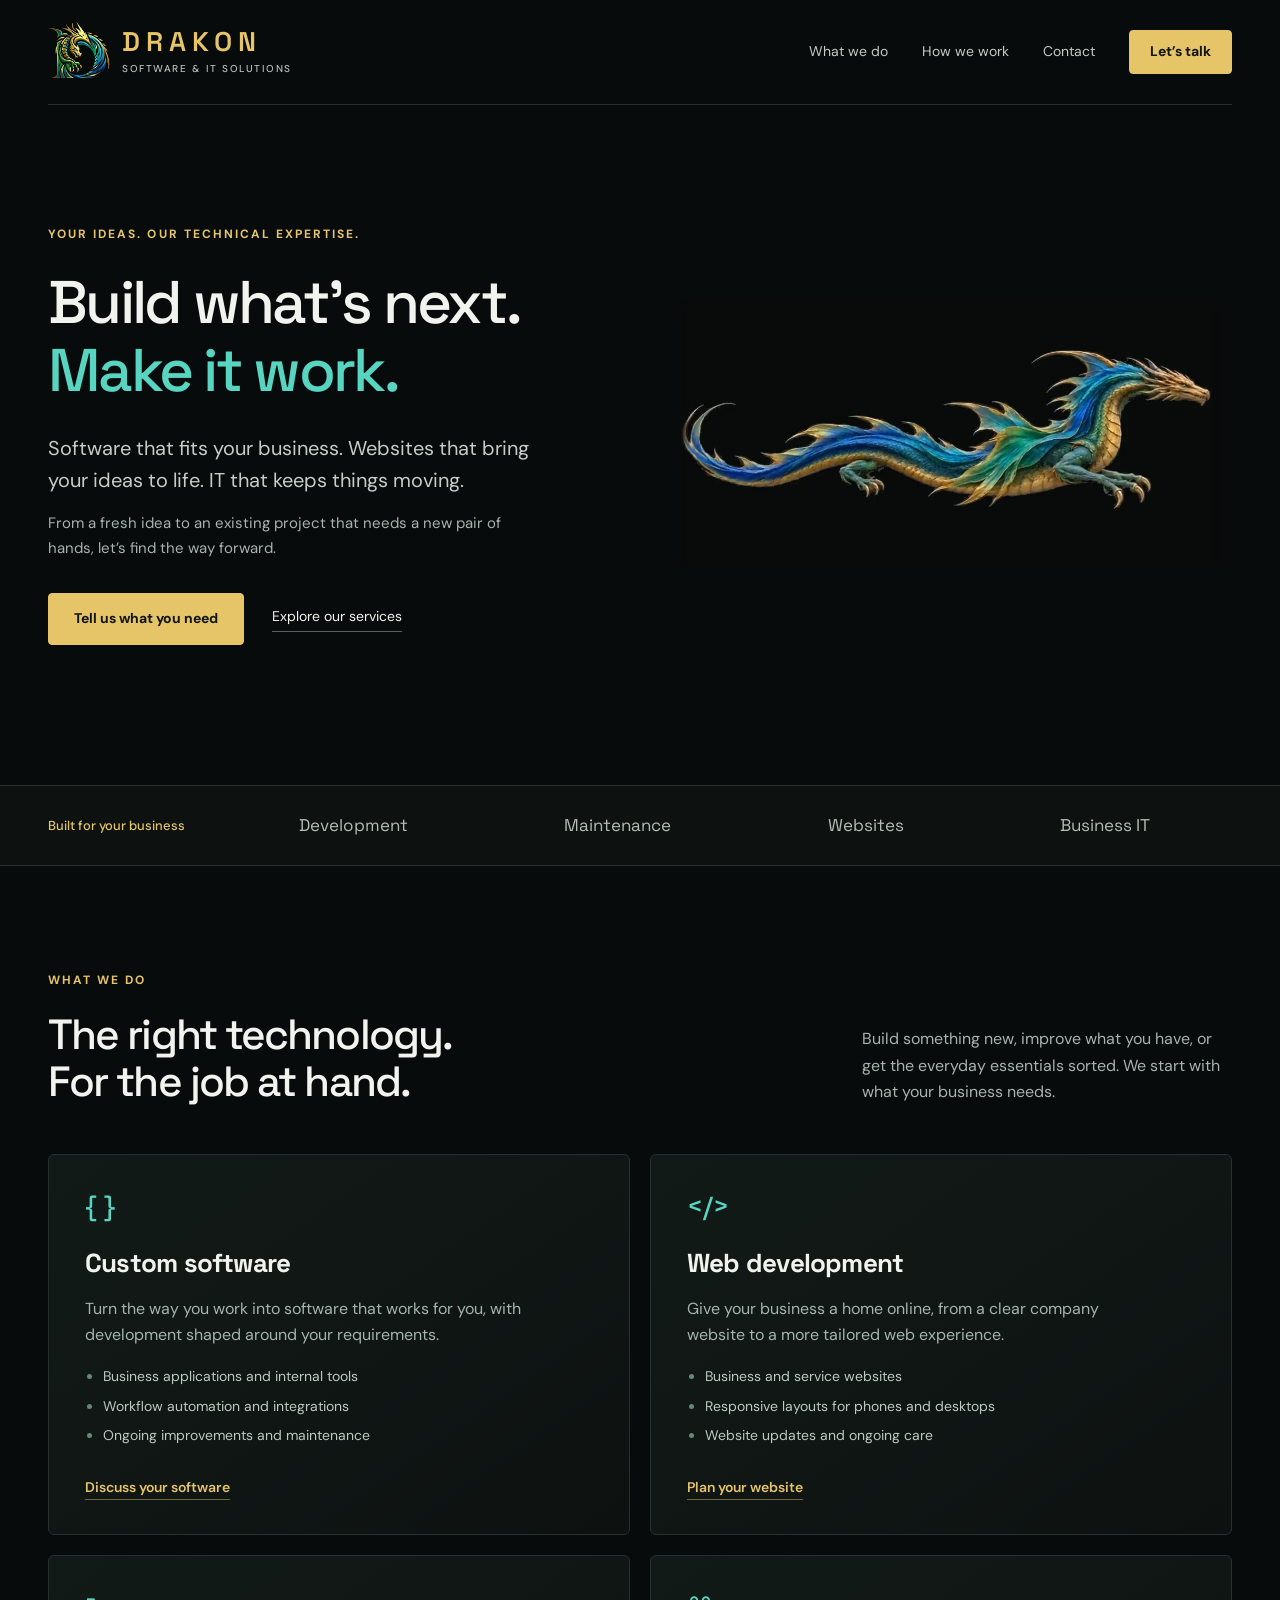
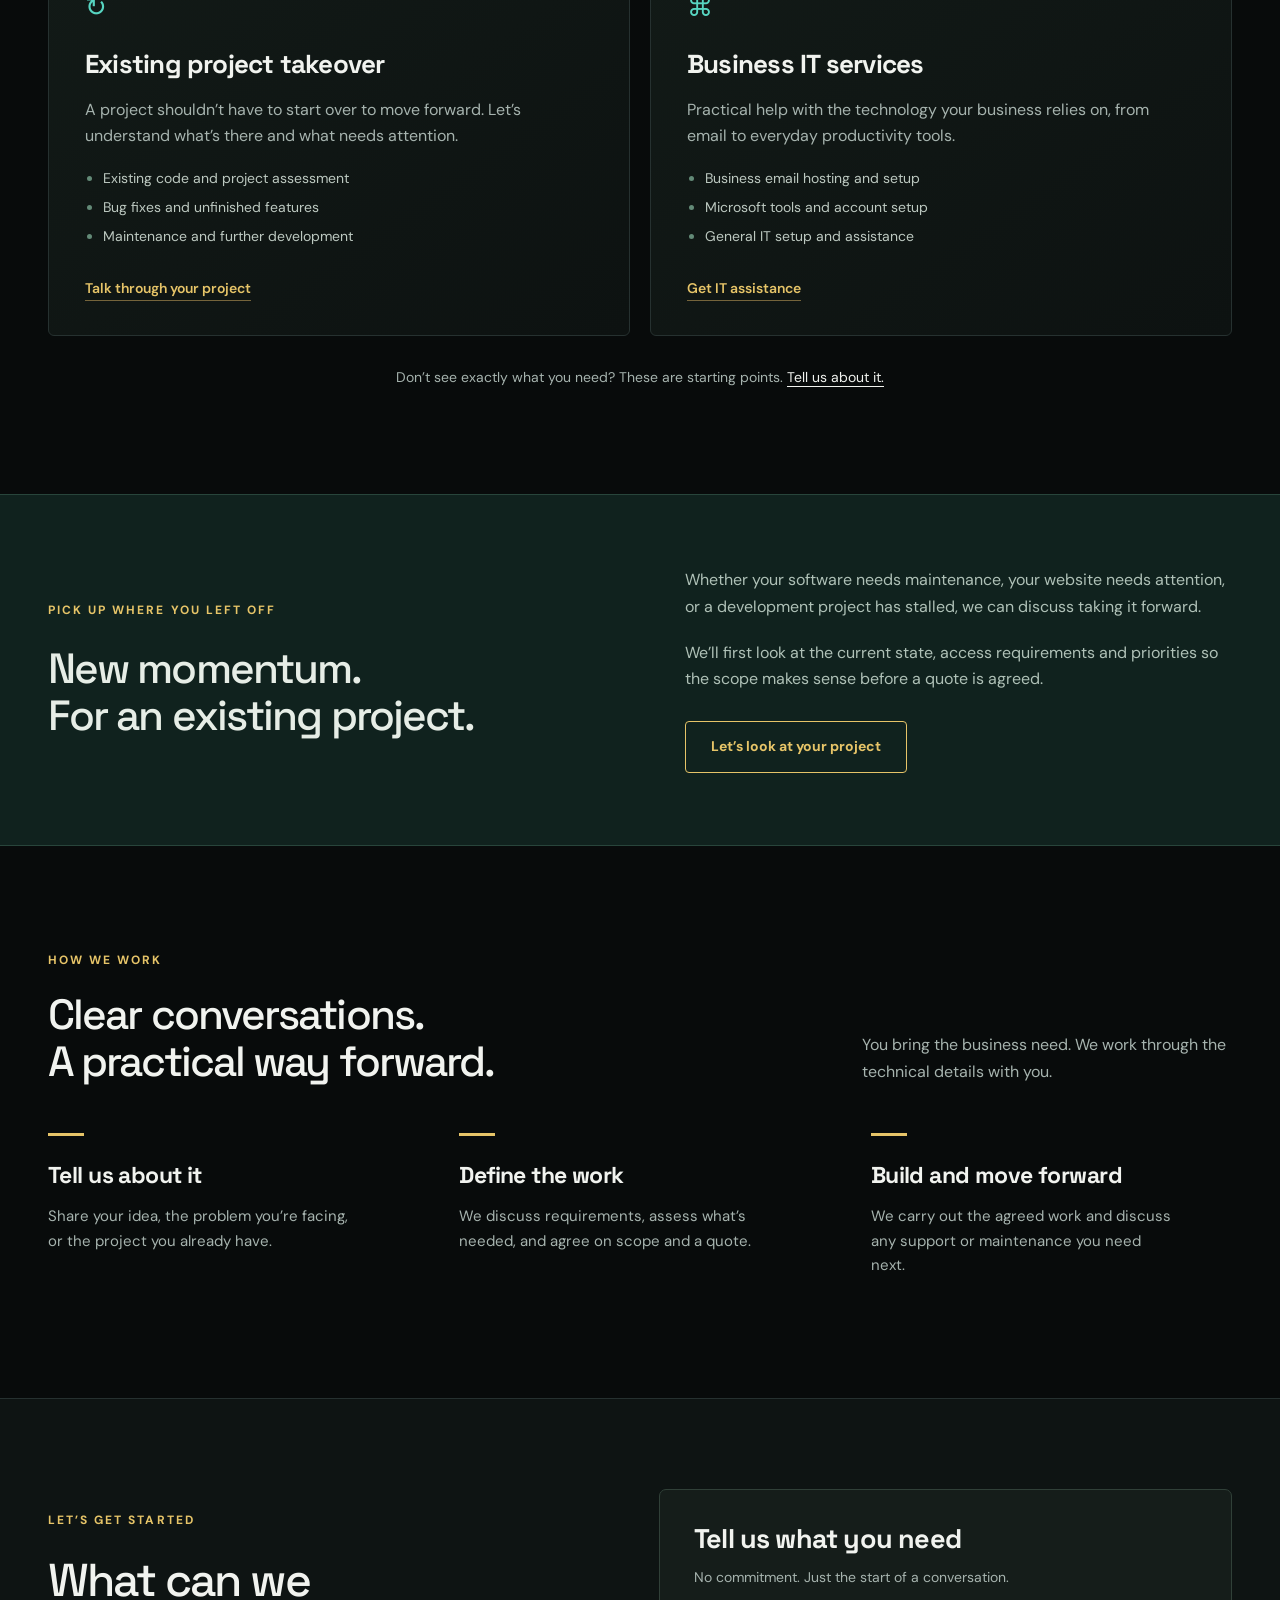
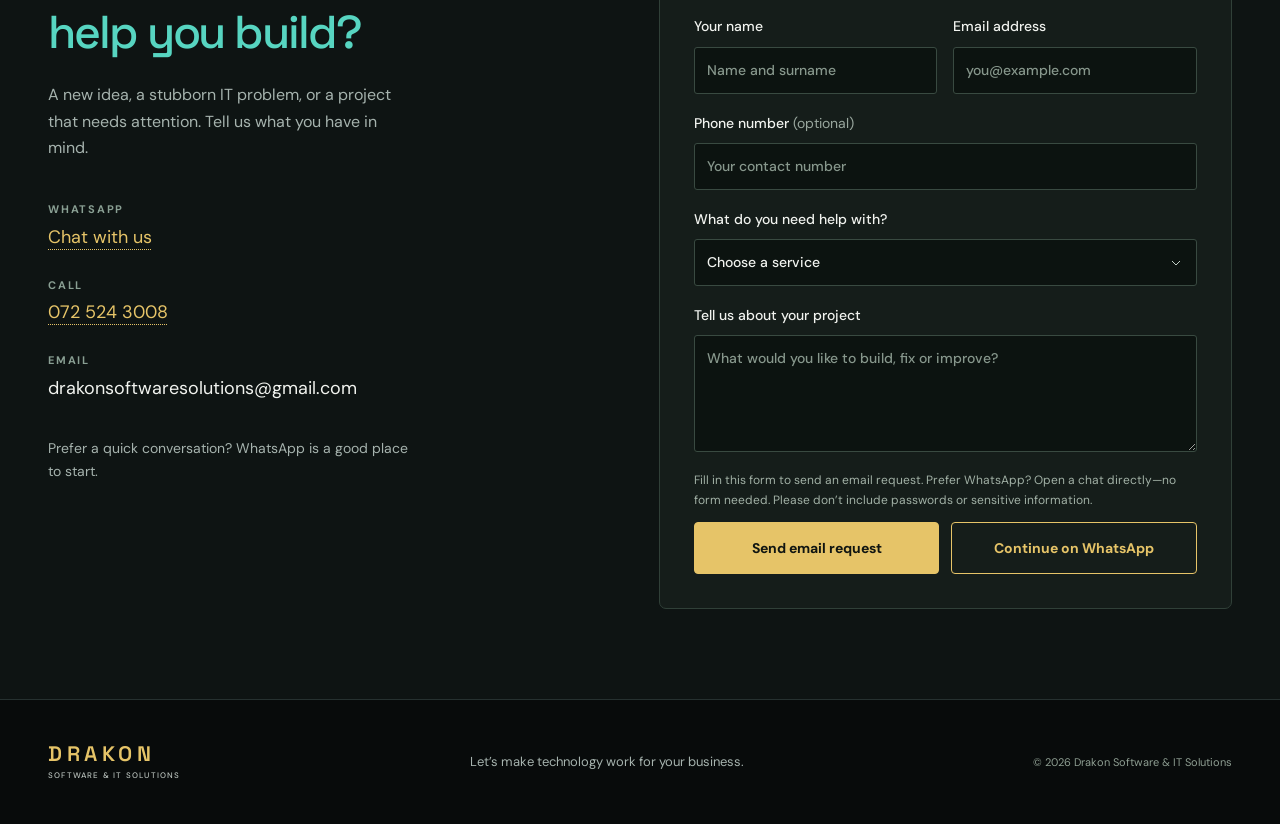
<file: index.html>
<!doctype html>
<html lang="en">
<head>
  <meta charset="utf-8"><meta name="viewport" content="width=device-width,initial-scale=1">
  <title>Drakon Software &amp; IT Solutions | Software, Websites &amp; IT</title>
  <meta name="description" content="Custom software development, maintenance, existing project takeovers, websites and practical business IT services. Talk to Drakon about your next project.">
  <meta name="theme-color" content="#080b0b">
  <link rel="stylesheet" href="styles.css?v=contact4"><script src="app.js?v=contact4" defer></script><script type="module" src="dragon-video.js?v=3"></script>
</head>
<body>
  <a class="skip" href="#main">Skip to content</a>
  <header class="header"><a class="brand-lockup" href="#" aria-label="Drakon Software and IT Solutions home"><span class="header-logo" aria-hidden="true"><img src="drakon-primary.png" alt="" width="96" height="96"></span><span class="wordmark">DRAKON<span>SOFTWARE &amp; IT SOLUTIONS</span></span></a><button class="menu-toggle" aria-label="Open navigation" aria-expanded="false" aria-controls="navigation">Menu</button><nav id="navigation" aria-label="Main navigation"><a href="#services">What we do</a><a href="#approach">How we work</a><a href="#contact">Contact</a><a class="button small" href="#quote">Let’s talk</a></nav></header>
  <main id="main">
    <section class="hero wrap"><div class="hero-copy"><p class="eyebrow">YOUR IDEAS. OUR TECHNICAL EXPERTISE.</p><h1>Build what’s next.<br><span>Make it work.</span></h1><p class="intro">Software that fits your business. Websites that bring your ideas to life. IT that keeps things moving.</p><p class="hero-detail">From a fresh idea to an existing project that needs a new pair of hands, let’s find the way forward.</p><div class="actions"><a class="button" href="#quote">Tell us what you need</a><a class="text-link" href="#services">Explore our services</a></div></div><div class="hero-brand dragon-stage dragon-video-stage"><video class="dragon-video" disablepictureinpicture disableremoteplayback controlslist="nodownload nofullscreen noremoteplayback noplaybackrate" x-webkit-airplay="deny" draggable="false" autoplay muted loop playsinline preload="metadata" poster="drakon-flight-poster.jpg?v=2" width="1024" height="512" aria-label="Realistic gold, teal and blue Drakon dragon in circular flight"><source src="drakon-flight.mp4?v=2" type="video/mp4"></video><button class="dragon-video-control" type="button" aria-label="Pause dragon animation" aria-pressed="false"></button></div></section>
    <div class="service-strip"><div class="wrap strip-inner"><span class="strip-tagline">Built for your business</span><div class="services-ticker" role="group" aria-label="Our services"><div class="ticker-track"><ul class="ticker-group" aria-label="Services"><li><a href="#custom-software">Development</a></li><li><a href="#software-maintenance">Maintenance</a></li><li><a href="#web-development">Websites</a></li><li><a href="#business-it">Business IT</a></li></ul><ul class="ticker-group" aria-hidden="true"><li><a tabindex="-1" href="#custom-software">Development</a></li><li><a tabindex="-1" href="#software-maintenance">Maintenance</a></li><li><a tabindex="-1" href="#web-development">Websites</a></li><li><a tabindex="-1" href="#business-it">Business IT</a></li></ul></div></div></div></div>
    <section class="wrap section" id="services"><div class="section-heading"><div><p class="eyebrow">WHAT WE DO</p><h2>The right technology.<br>For the job at hand.</h2></div><p>Build something new, improve what you have, or get the everyday essentials sorted. We start with what your business needs.</p></div><div class="services-grid">
      <article class="service" id="custom-software"><span class="service-icon" aria-hidden="true">{ }</span><h3>Custom software</h3><p>Turn the way you work into software that works for you, with development shaped around your requirements.</p><ul><li>Business applications and internal tools</li><li>Workflow automation and integrations</li><li id="software-maintenance">Ongoing improvements and maintenance</li></ul><a href="#quote" data-service="Custom software development">Discuss your software</a></article>
      <article class="service" id="web-development"><span class="service-icon" aria-hidden="true">&lt;/&gt;</span><h3>Web development</h3><p>Give your business a home online, from a clear company website to a more tailored web experience.</p><ul><li>Business and service websites</li><li>Responsive layouts for phones and desktops</li><li>Website updates and ongoing care</li></ul><a href="#quote" data-service="Website development">Plan your website</a></article>
      <article class="service"><span class="service-icon" aria-hidden="true">↻</span><h3>Existing project takeover</h3><p>A project shouldn’t have to start over to move forward. Let’s understand what’s there and what needs attention.</p><ul><li>Existing code and project assessment</li><li>Bug fixes and unfinished features</li><li>Maintenance and further development</li></ul><a href="#quote" data-service="Existing project takeover">Talk through your project</a></article>
      <article class="service" id="business-it"><span class="service-icon" aria-hidden="true">⌘</span><h3>Business IT services</h3><p>Practical help with the technology your business relies on, from email to everyday productivity tools.</p><ul><li>Business email hosting and setup</li><li>Microsoft tools and account setup</li><li>General IT setup and assistance</li></ul><a href="#quote" data-service="Business IT services">Get IT assistance</a></article>
    </div><p class="services-note">Don’t see exactly what you need? These are starting points. <a href="#quote" data-service="Something else">Tell us about it.</a></p></section>
    <section class="takeover"><div class="wrap takeover-inner"><div><p class="eyebrow">PICK UP WHERE YOU LEFT OFF</p><h2>New momentum.<br>For an existing project.</h2></div><div><p>Whether your software needs maintenance, your website needs attention, or a development project has stalled, we can discuss taking it forward.</p><p>We’ll first look at the current state, access requirements and priorities so the scope makes sense before a quote is agreed.</p><a class="button outline" href="#quote" data-service="Existing project takeover">Let’s look at your project</a></div></div></section>
    <section class="wrap section" id="approach"><div class="section-heading"><div><p class="eyebrow">HOW WE WORK</p><h2>Clear conversations.<br>A practical way forward.</h2></div><p>You bring the business need. We work through the technical details with you.</p></div><div class="steps"><article><span class="step-line"></span><h3>Tell us about it</h3><p>Share your idea, the problem you’re facing, or the project you already have.</p></article><article><span class="step-line"></span><h3>Define the work</h3><p>We discuss requirements, assess what’s needed, and agree on scope and a quote.</p></article><article><span class="step-line"></span><h3>Build and move forward</h3><p>We carry out the agreed work and discuss any support or maintenance you need next.</p></article></div></section>
    <section class="contact-section" id="contact"><div class="wrap contact-layout"><div class="contact-copy"><p class="eyebrow">LET’S GET STARTED</p><h2>What can we<br><span>help you build?</span></h2><p>A new idea, a stubborn IT problem, or a project that needs attention. Tell us what you have in mind.</p><div class="contact-links"><a href="https://wa.me/27725243008" target="_blank" rel="noopener noreferrer"><span>WHATSAPP</span><span class="contact-action">Chat with us</span></a><a href="tel:+27725243008" aria-label="Call Drakon on 072 524 3008"><span>CALL</span><span class="contact-action">072 524 3008</span></a><a href="mailto:drakonsoftwaresolutions@gmail.com"><span>EMAIL</span>drakonsoftwaresolutions@gmail.com</a></div><p class="contact-note">Prefer a quick conversation? WhatsApp is a good place to start.</p></div>
    <form id="quote" class="quote-form" data-email-endpoint="https://formspree.io/f/xaeokgon"><div class="spam-trap" aria-hidden="true"><label>Leave this field empty<input name="_gotcha" type="text" tabindex="-1" autocomplete="off"></label></div><h3>Tell us what you need</h3><p>No commitment. Just the start of a conversation.</p><div class="form-row"><label>Your name<input name="name" autocomplete="name" required maxlength="100" placeholder="Name and surname"></label><label>Email address<input type="email" name="email" autocomplete="email" required maxlength="200" placeholder="you@example.com"></label></div><label>Phone number <span class="optional">(optional)</span><input type="tel" name="phone" autocomplete="tel" maxlength="40" placeholder="Your contact number"></label><label>What do you need help with?<select name="service" required><option value="">Choose a service</option>Custom software development</option><option>Software maintenance</option><option>Existing project takeover</option><option>Website development</option><option>Business IT services</option><option>Something else</option></select></label><label>Tell us about your project<textarea name="details" required minlength="10" maxlength="5000" rows="4" placeholder="What would you like to build, fix or improve?"></textarea></label><p class="form-note">Fill in this form to send an email request. Prefer WhatsApp? Open a chat directly—no form needed. Please don’t include passwords or sensitive information.</p><div class="enquiry-actions"><button class="button submit" type="submit" name="channel" value="email">Send email request</button><a class="button outline whatsapp-submit" href="https://wa.me/27725243008" target="_blank" rel="noopener noreferrer">Continue on WhatsApp</a></div><p class="form-status" role="status" aria-live="polite"></p></form></div></section>
  </main>
  <footer class="wrap footer"><a class="wordmark" href="#">DRAKON<span>SOFTWARE &amp; IT SOLUTIONS</span></a><p>Let’s make technology work for your business.</p><span>© <span id="year">2026</span> Drakon Software &amp; IT Solutions</span></footer>
</body></html>
</file>
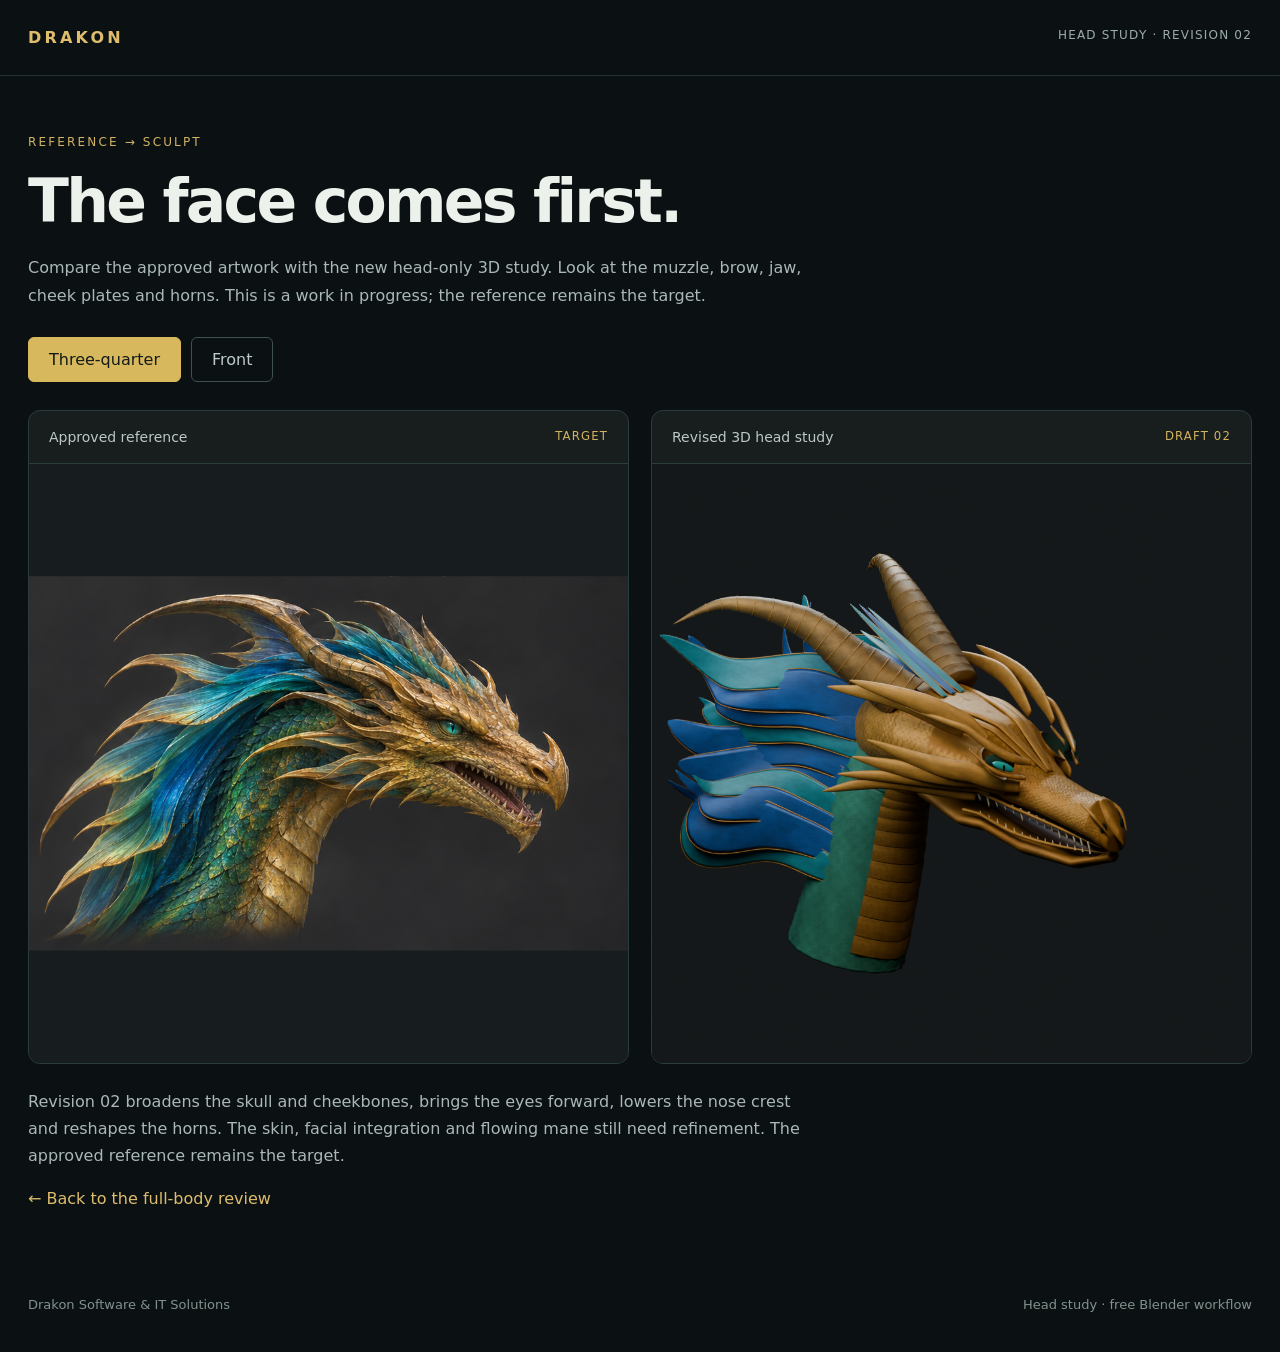
<file: dragon-head-study.html>
<!doctype html>
<html lang="en">
<head><meta charset="utf-8"><meta name="viewport" content="width=device-width,initial-scale=1"><meta name="robots" content="noindex"><title>Drakon — head likeness study</title><link rel="icon" href="drakon-primary.png">
<style>
:root{color-scheme:dark;font-family:system-ui,-apple-system,Segoe UI,sans-serif;background:#0b1113;color:#edf1ec}*{box-sizing:border-box}body{margin:0}header,main,footer{max-width:1340px;margin:auto;padding:28px}header{display:flex;justify-content:space-between;gap:20px;border-bottom:1px solid #253336}a{color:#dfbd6c;text-decoration:none}header a{font-weight:650;letter-spacing:.2em}header span{color:#9cacaa;font-size:12px;letter-spacing:.1em}.eyebrow{color:#d2b363;letter-spacing:.18em;font-size:12px;margin:28px 0 14px}h1{font-size:clamp(32px,5vw,60px);font-weight:550;letter-spacing:-.045em;margin:0 0 18px}p{color:#aab8b6;line-height:1.7;max-width:780px}nav{display:flex;gap:10px;margin:28px 0}button{font:inherit;background:transparent;color:#bdcac6;border:1px solid #40504f;padding:12px 20px;border-radius:6px;cursor:pointer}button[aria-pressed=true]{background:#d7b85c;color:#131a19;border-color:#d7b85c}button:focus-visible,a:focus-visible{outline:3px solid #79e5d0;outline-offset:4px}.comparison{display:grid;grid-template-columns:1fr 1fr;gap:22px}figure{margin:0;border:1px solid #2b3c3d;border-radius:12px;overflow:hidden;background:#181d1e}figcaption{padding:18px 20px;border-bottom:1px solid #2b3c3d;color:#bcc8c4;font-size:14px;display:flex;justify-content:space-between;gap:12px}figcaption small{color:#d3b35e;letter-spacing:.1em}.frame{width:100%;aspect-ratio:1;display:grid;place-items:center;background:#171c1e}.frame svg,.frame img{display:block;width:100%;height:100%;object-fit:contain}.note{margin-top:24px}footer{display:flex;justify-content:space-between;gap:20px;color:#81928c;font-size:13px;padding-top:40px;padding-bottom:40px}@media(max-width:680px){header,main,footer{padding:22px}header span{max-width:120px;text-align:right}.comparison{grid-template-columns:1fr;gap:18px}.frame{aspect-ratio:1.08}footer{flex-direction:column}}
</style></head>
<body><header><a href="./">DRAKON</a><span>HEAD STUDY · REVISION 02</span></header>
<main><p class="eyebrow">REFERENCE → SCULPT</p><h1>The face comes first.</h1><p>Compare the approved artwork with the new head-only 3D study. Look at the muzzle, brow, jaw, cheek plates and horns. This is a work in progress; the reference remains the target.</p>
<nav aria-label="Comparison angle"><button type="button" data-view="quarter" aria-pressed="true">Three-quarter</button><button type="button" data-view="front" aria-pressed="false">Front</button></nav>
<section class="comparison" aria-label="Reference and head sculpt comparison">
<figure><figcaption>Approved reference <small>TARGET</small></figcaption><div class="frame"><svg id="reference" viewBox="650 470 886 554" role="img" aria-label="Approved realistic dragon head, three-quarter view"><defs><clipPath id="reference-window"><rect id="reference-crop" x="650" y="470" width="886" height="554"/></clipPath></defs><image href="drakon-realism-target.png" width="1536" height="1024" clip-path="url(#reference-window)"/></svg></div></figure>
<figure><figcaption>Revised 3D head study <small>DRAFT 02</small></figcaption><div class="frame"><img id="sculpt" src="drakon-head-02-quarter.png" alt="Revised 3D dragon head sculpt, three-quarter view"></div></figure>
</section>
<p class="note">Revision 02 broadens the skull and cheekbones, brings the eyes forward, lowers the nose crest and reshapes the horns. The skin, facial integration and flowing mane still need refinement. The approved reference remains the target.</p>
<p><a href="dragon-review.html?v=6">← Back to the full-body review</a></p>
</main><footer><span>Drakon Software &amp; IT Solutions</span><span>Head study · free Blender workflow</span></footer>
<script>
const settings={quarter:{box:'650 470 886 554',label:'three-quarter'},front:{box:'100 460 540 564',label:'front'}};
for(const button of document.querySelectorAll('[data-view]'))button.addEventListener('click',()=>{const key=button.dataset.view,view=settings[key];document.querySelector('#reference').setAttribute('viewBox',view.box);const crop=document.querySelector('#reference-crop');view.box.split(' ').forEach((value,i)=>crop.setAttribute(['x','y','width','height'][i],value));document.querySelector('#reference').setAttribute('aria-label','Approved realistic dragon head, '+view.label+' view');const image=document.querySelector('#sculpt');image.src='drakon-head-02-'+key+'.png';image.alt='Revised 3D dragon head sculpt, '+view.label+' view';for(const item of document.querySelectorAll('[data-view]'))item.setAttribute('aria-pressed',String(item===button))});
</script></body></html>
</file>
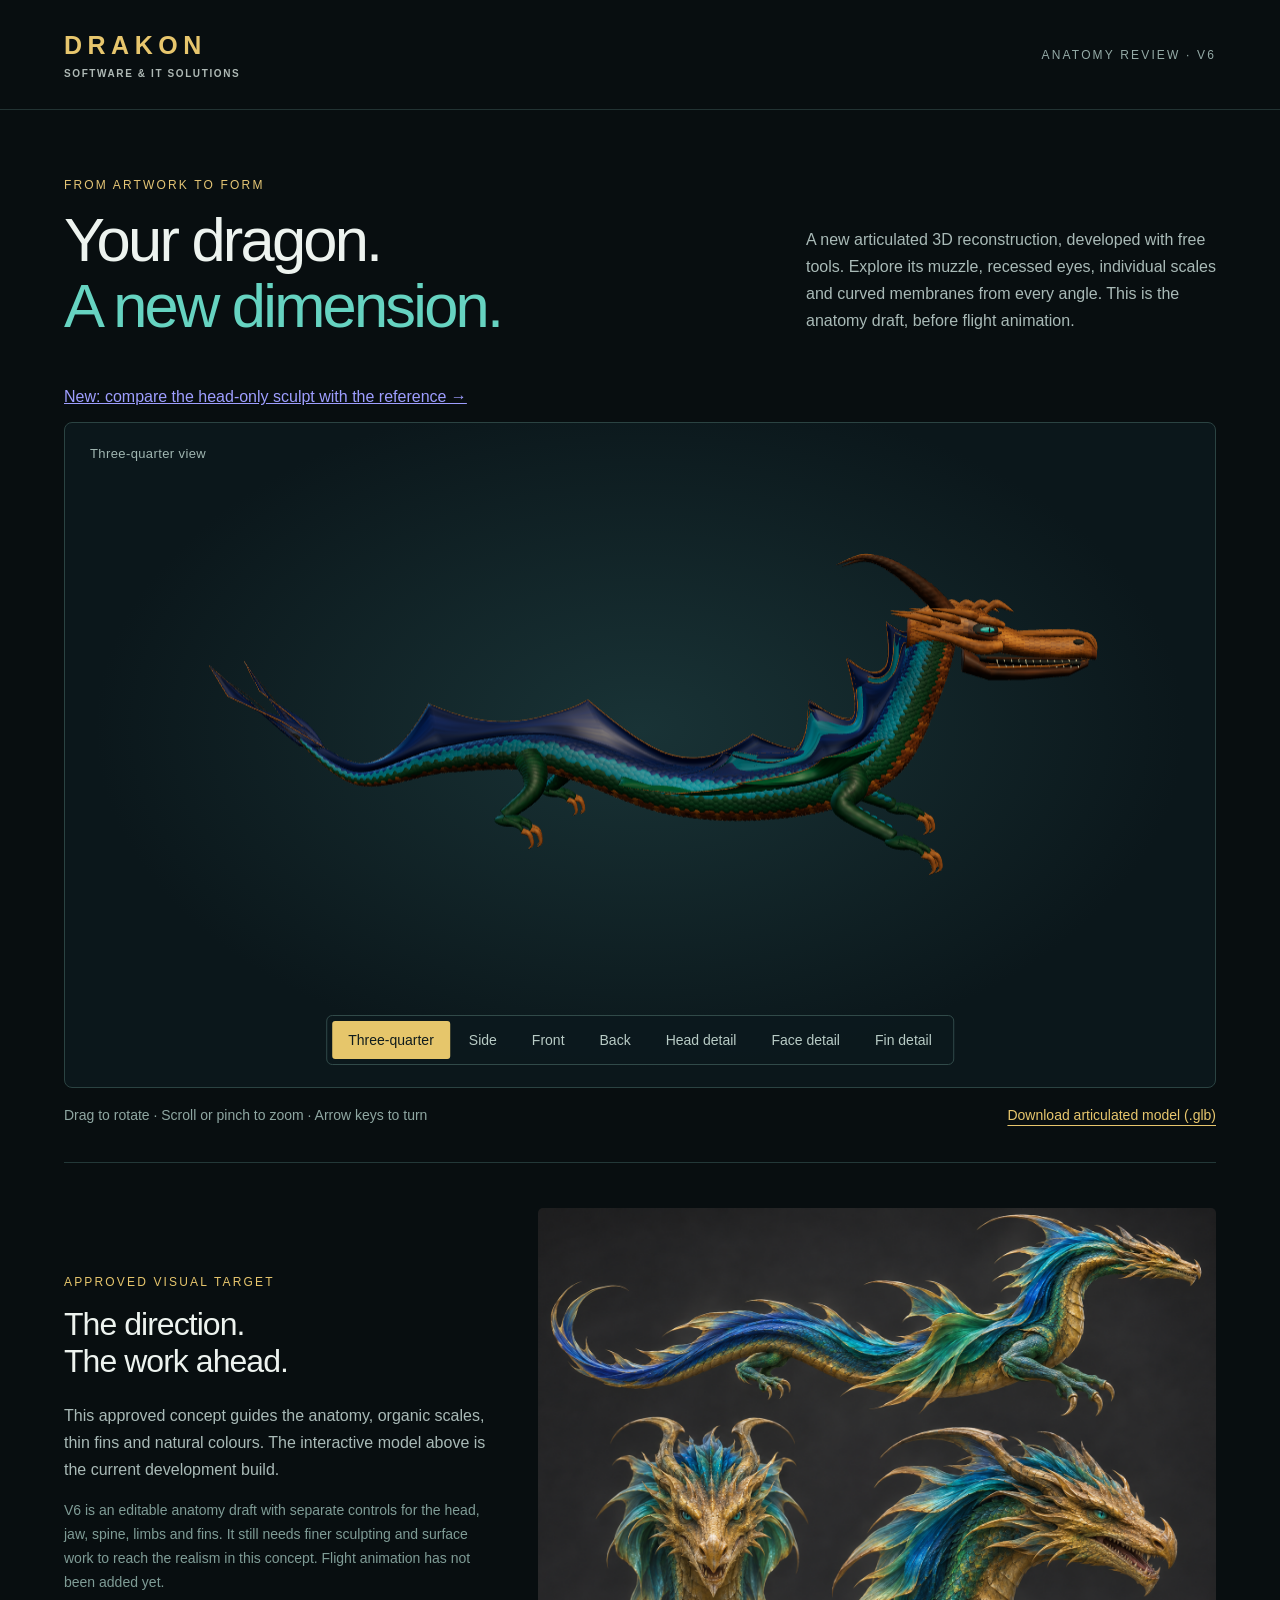
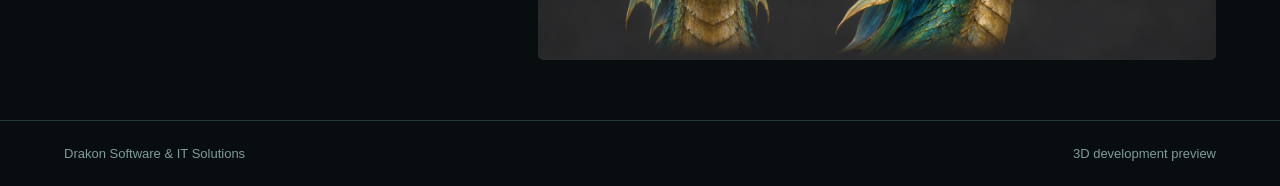
<file: dragon-review.html>
<!doctype html>
<html lang="en"><head><meta charset="utf-8"><meta name="viewport" content="width=device-width,initial-scale=1"><meta name="robots" content="noindex"><title>Drakon — 3D anatomy review</title><link rel="icon" href="drakon-primary.png"><link rel="stylesheet" href="dragon-review.css?v=3"><script type="importmap">{"imports":{"three":"./three.module.min.js"}}</script><script type="module" src="dragon-review.js?v=6"></script></head>
<body><header><a href="./">DRAKON <span>SOFTWARE & IT SOLUTIONS</span></a><span class="status">ANATOMY REVIEW · V6</span></header>
<main><div class="intro"><div><p class="eyebrow">FROM ARTWORK TO FORM</p><h1>Your dragon.<br><em>A new dimension.</em></h1></div><p>A new articulated 3D reconstruction, developed with free tools. Explore its muzzle, recessed eyes, individual scales and curved membranes from every angle. This is the anatomy draft, before flight animation.</p></div>
<p><a href="dragon-head-study.html">New: compare the head-only sculpt with the reference →</a></p>
<section class="studio" aria-label="Interactive dragon model"><canvas aria-label="3D dragon model. Drag to rotate. Use arrow keys to rotate and plus or minus to zoom." tabindex="0"></canvas><p id="loading" role="status">Preparing your dragon…</p><div class="view-label" id="view-label">Three-quarter view</div><div class="views" aria-label="Model view"><button data-view="three" aria-pressed="true">Three-quarter</button><button data-view="side" aria-pressed="false">Side</button><button data-view="front" aria-pressed="false">Front</button><button data-view="back" aria-pressed="false">Back</button><button data-view="head" aria-pressed="false">Head detail</button><button data-view="face" aria-pressed="false">Face detail</button><button data-view="fins" aria-pressed="false">Fin detail</button></div></section>
<div class="below"><p>Drag to rotate · Scroll or pinch to zoom · Arrow keys to turn</p><a href="drakon-model-v6.glb" download>Download articulated model (.glb)</a></div>
<section class="comparison"><div><p class="eyebrow">APPROVED VISUAL TARGET</p><h2>The direction.<br>The work ahead.</h2><p>This approved concept guides the anatomy, organic scales, thin fins and natural colours. The interactive model above is the current development build.</p><p class="note">V6 is an editable anatomy draft with separate controls for the head, jaw, spine, limbs and fins. It still needs finer sculpting and surface work to reach the realism in this concept. Flight animation has not been added yet.</p></div><img src="drakon-realism-target.png" alt="Approved photorealistic dragon concept with full-body and head studies"></section>
</main><footer>Drakon Software & IT Solutions <span>3D development preview</span></footer></body></html>
</file>
<file: styles.css>
@import url('https://fonts.googleapis.com/css2?family=DM+Sans:wght@400;450;500;600;700&family=Space+Grotesk:wght@400;500;600;700&display=swap');
:root{color-scheme:dark;--bg:#080b0b;--panel:#101616;--line:#263130;--text:#f1f3ef;--muted:#a6b3ae;--gold:#e6c468;--teal:#57d5c1}*{box-sizing:border-box}html{scroll-behavior:smooth;scroll-padding-top:100px}body{margin:0;background:var(--bg);color:var(--text);font-family:'DM Sans',sans-serif;font-size:16px;line-height:1.65}a{color:inherit;text-decoration:none}button,input,textarea,select{font:inherit}button,a,input,textarea,select{-webkit-tap-highlight-color:transparent}a:focus-visible,button:focus-visible,input:focus-visible,select:focus-visible,textarea:focus-visible{outline:2px solid var(--teal);outline-offset:5px}.wrap{width:min(1200px,calc(100% - 96px));margin-inline:auto}.header{min-height:105px;width:min(1340px,calc(100% - 96px));margin:auto;display:flex;align-items:center;justify-content:space-between;gap:32px;border-bottom:1px solid var(--line)}.wordmark{font-family:'Space Grotesk',sans-serif;font-size:27px;font-weight:600;letter-spacing:.22em;line-height:1.25;color:var(--gold)}.wordmark span{display:block;color:#b9c1bc;font:500 10px/2 'DM Sans',sans-serif;letter-spacing:.15em}.header nav{display:flex;align-items:center;gap:34px;font-size:14px}.header nav>a:not(.button){color:#c3cbc6}.header nav>a:hover,.text-link:hover,.service a:hover{color:var(--gold)}.button{display:inline-flex;justify-content:center;align-items:center;min-height:52px;padding:13px 25px;background:var(--gold);border:1px solid var(--gold);border-radius:4px;color:#101511;font-weight:700;font-size:14px;cursor:pointer;transition:background .2s,transform .2s}.button:hover{background:#f4d788;transform:translateY(-2px)}.button.small{min-height:43px;padding:9px 20px}.menu-toggle{display:none}.hero{display:grid;grid-template-columns:1.1fr 1fr;align-items:center;gap:26px;min-height:680px;padding-block:65px 85px}.eyebrow{font-size:12px;letter-spacing:.17em;font-weight:700;color:var(--gold);margin:0 0 24px}h1,h2,h3{font-family:'Space Grotesk',sans-serif;letter-spacing:-.045em;line-height:1.12;margin:0}h1{font-size:clamp(44px,4.7vw,69px);font-weight:500}h1 span{color:var(--teal)}.intro{font-size:20px;line-height:1.6;color:#c4cec7;max-width:490px;margin:28px 0 15px}.hero-detail{font-size:15px;color:var(--muted);max-width:460px}.actions{display:flex;align-items:center;gap:28px;margin-top:32px}.text-link{font-size:14px;border-bottom:1px solid #58605a;padding-bottom:3px}.hero-brand{position:relative;isolation:isolate;background:#000;border-radius:50%;aspect-ratio:1;max-width:540px;width:100%}.hero-brand:before{content:'';position:absolute;inset:-12%;background:radial-gradient(ellipse,#163b2f55,transparent 67%);z-index:-1}.hero-brand img{width:100%;height:100%;object-fit:contain;border-radius:50%}.brand-caption{position:absolute;bottom:6.4%;left:0;width:100%;text-align:center;color:#aeb5ac;background:#000;font-size:12px;letter-spacing:.18em;line-height:2}.service-strip{border-block:1px solid var(--line);background:#0d1211}.strip-inner{display:flex;justify-content:space-between;gap:20px;align-items:center;padding-block:22px;color:#b3beb6;font-family:'Space Grotesk',sans-serif;font-size:16px}.strip-inner span:first-child{color:var(--gold);font-family:'DM Sans',sans-serif;font-size:13px}.section{padding-block:105px}.section-heading{display:flex;justify-content:space-between;gap:65px;align-items:flex-end;margin-bottom:48px}h2{font-size:clamp(34px,3.3vw,46px);font-weight:500}.section-heading>p{max-width:370px;color:var(--muted);margin:0}.section-heading .eyebrow{margin-bottom:20px}.services-grid{display:grid;grid-template-columns:repeat(2,1fr);gap:20px}.service{background:linear-gradient(145deg,#121a17,#0d1211);padding:34px 36px;border:1px solid var(--line);border-radius:6px;display:flex;flex-direction:column}.service-icon{font:500 26px 'Space Grotesk',sans-serif;color:var(--teal);margin-bottom:26px;letter-spacing:0}.service h3{font-size:26px;letter-spacing:-.03em}.service p{color:var(--muted);margin:18px 0 14px;max-width:470px}.service ul{padding-left:18px;margin:0 0 26px;font-size:14px;color:#bdc9c1}.service li{padding-block:3px}.service li::marker{color:#638a77}.service a{font-size:14px;font-weight:600;color:var(--gold);margin-top:auto;align-self:flex-start;border-bottom:1px solid #75643b}.services-note{text-align:center;color:var(--muted);font-size:14px;margin:30px 0 0}.services-note a{color:var(--text);text-decoration:underline;text-underline-offset:4px}.takeover{background:#10221e;border-block:1px solid #28453b;padding-block:72px}.takeover-inner{display:grid;grid-template-columns:1fr 1fr;gap:90px;align-items:center}.takeover h2{color:#e6ede6}.takeover p:not(.eyebrow){color:#afc1b7;margin:0 0 20px}.outline{color:var(--gold);background:transparent;margin-top:8px}.outline:hover{background:#21372b}.steps{display:grid;grid-template-columns:repeat(3,1fr);gap:50px}.step-line{display:block;width:36px;height:3px;background:var(--gold);margin-bottom:27px}.steps h3{font-size:23px;letter-spacing:-.025em}.steps p{color:var(--muted);font-size:15px;max-width:300px}.contact-section{padding-block:90px;background:#0e1413;border-block:1px solid var(--line)}.contact-layout{display:grid;grid-template-columns:1fr 1.1fr;gap:90px}.contact-copy{padding-top:22px}.contact-copy h2{font-size:clamp(38px,3.6vw,52px)}.contact-copy h2 span{color:var(--teal)}.contact-copy>p:not(.eyebrow){color:var(--muted);max-width:370px;margin-top:24px}.contact-links{display:grid;gap:26px;margin-top:40px}.contact-links a{font-size:18px;overflow-wrap:anywhere;line-height:1.5}.contact-links a:hover{color:var(--gold)}.contact-links span{display:block;color:#899f93;font-size:11px;font-weight:700;letter-spacing:.16em;margin-bottom:6px}.contact-copy .contact-note{font-size:14px;margin-top:35px!important}.quote-form{background:#151d1a;border:1px solid #304038;border-radius:7px;padding:34px}.quote-form h3{font-size:27px;letter-spacing:-.03em}.quote-form>p:first-of-type{color:var(--muted);font-size:14px;margin:12px 0 26px}.quote-form label{display:block;font-size:14px;font-weight:500;margin-bottom:18px}.form-row{display:grid;grid-template-columns:1fr 1fr;gap:16px}input:not([type=radio]),select,textarea{display:block;width:100%;background:#0c1310;color:var(--text);border:1px solid #394a41;border-radius:3px;margin-top:8px;padding:11px 12px;min-height:46px;font-size:14px}textarea{resize:vertical}input::placeholder,textarea::placeholder{color:#87978c;opacity:1}select{appearance:none;background-image:url("data:image/svg+xml,%3Csvg xmlns='http://www.w3.org/2000/svg' width='16' height='16' fill='none' stroke='%23c1cec5'%3E%3Cpath d='m4 6 4 4 4-4'/%3E%3C/svg%3E");background-repeat:no-repeat;background-position:right 12px center;padding-right:36px}.optional{color:#99a79e;font-weight:400}fieldset{border:0;margin:0 0 17px;padding:0;display:flex;gap:24px}legend{font-size:14px;margin-bottom:10px}.quote-form .radio{display:flex;align-items:center;gap:8px;font-size:14px;margin:0}input[type=radio]{accent-color:var(--gold);width:17px;height:17px;margin:0}.form-note{font-size:12px;color:#a2b1a6;line-height:1.7}.submit{width:100%;margin-top:8px}.form-status{font-size:13px;color:var(--teal);margin-bottom:0}.form-status:empty{display:none}.footer{padding-block:38px;display:flex;gap:24px;justify-content:space-between;align-items:center}.footer .wordmark{font-size:21px}.footer .wordmark span{font-size:8px}.footer>p{font-size:13px;color:var(--muted)}.footer>span{font-size:11px;color:#8e9e92}.skip{position:absolute;left:20px;top:-100px;padding:12px;background:var(--gold);color:#000;z-index:20}.skip:focus{top:10px}@media(min-width:1500px){.hero{min-height:760px}}@media(max-width:1000px){.wrap,.header{width:calc(100% - 56px)}.hero{min-height:600px}.hero h1{font-size:48px}.intro{font-size:18px}.actions{gap:18px;flex-wrap:wrap}.contact-layout,.takeover-inner{gap:45px}.quote-form{padding:26px}.form-row{grid-template-columns:1fr;gap:0}.brand-caption{font-size:10px}.header nav{gap:23px}.footer{flex-wrap:wrap}.steps{gap:28px}}@media(max-width:700px){html{scroll-padding-top:25px}.wrap,.header{width:calc(100% - 40px)}.header{min-height:88px;position:relative}.wordmark{font-size:24px}.wordmark span{font-size:9px}.menu-toggle{display:block;background:transparent;color:var(--text);border:1px solid var(--line);border-radius:3px;padding:8px 13px;font-size:14px}.header nav{display:none;position:absolute;top:87px;left:-20px;right:-20px;padding:25px;background:#101815;z-index:10;border-bottom:1px solid var(--line);align-items:stretch}.header nav.open{display:flex;flex-direction:column;gap:23px}.hero{grid-template-columns:1fr;gap:32px;padding-block:50px 40px}.hero h1{font-size:clamp(39px,9.5vw,60px)}.eyebrow{font-size:10px;margin-bottom:21px}.intro{font-size:18px;margin-top:24px}.hero-detail{font-size:14px}.hero-brand{max-width:360px;margin:auto}.brand-caption{font-size:10px}.actions{gap:22px}.strip-inner{flex-wrap:wrap;justify-content:center;font-size:13px;gap:9px 22px;padding-block:19px}.strip-inner span:first-child{width:100%;text-align:center;margin-bottom:5px}.section{padding-block:65px}.section-heading{display:block;margin-bottom:32px}.section-heading>p{margin-top:24px;max-width:none}h2{font-size:34px}.services-grid{grid-template-columns:1fr;gap:16px}.service{padding:28px}.service h3{font-size:25px}.service-icon{margin-bottom:20px}.service p{font-size:15px}.services-note{text-align:left}.takeover{padding-block:50px}.takeover-inner{grid-template-columns:1fr;gap:26px}.steps{grid-template-columns:1fr;gap:24px}.step-line{margin-bottom:20px}.steps p{max-width:none}.contact-section{padding-block:50px}.contact-layout{grid-template-columns:1fr;gap:38px}.contact-copy{padding-top:0}.contact-copy h2{font-size:40px}.contact-links{gap:22px;margin-top:30px}.contact-links a{font-size:16px}.quote-form{padding:23px 20px}.quote-form h3{font-size:25px}.footer{align-items:flex-start;flex-direction:column;gap:16px;padding-block:30px}.footer>p{margin:0}.footer>span{font-size:11px}}@media(prefers-reduced-motion:reduce){html{scroll-behavior:auto}*{transition:none!important}}

.hero-brand{background:transparent;mix-blend-mode:lighten}.hero-brand img{border-radius:0}

.hero-brand:before{inset:0}@media(max-width:700px){input:not([type=radio]),select,textarea{font-size:16px}.hero-brand{min-width:0}}

.brand-lockup{display:flex;align-items:center;gap:12px;flex-shrink:0}.header-logo{display:block;position:relative;width:62px;height:62px;overflow:hidden;mix-blend-mode:lighten}.header-logo img{position:absolute;width:160%;height:auto;max-width:none;left:-30%;top:-24%}.spam-trap{display:none!important}.submit:disabled{cursor:wait;opacity:.65;transform:none}.form-status.error{color:#f2bb92}@media(max-width:700px){.brand-lockup{gap:8px}.header-logo{width:47px;height:47px}.header .wordmark{font-size:21px}.header .wordmark span{font-size:8px}.header{gap:12px}}

.quote-form .radio[hidden]{display:none}.header-logo{clip-path:inset(0 0 5px 0)}

/* The hero uses only the dragon from the supplied artwork. */
.hero-brand.dragon-stage{border-radius:12px;overflow:hidden;isolation:isolate;mix-blend-mode:normal;background:radial-gradient(ellipse at 55% 45%,#12372b44,transparent 65%);aspect-ratio:1;max-width:540px}
.dragon-stage:before{display:none}
.dragon-canvas{display:block;position:absolute;inset:0;width:100%;height:100%;mix-blend-mode:lighten;opacity:0}
.dragon-ready .dragon-canvas{opacity:1}
.dragon-fallback{position:absolute;width:64%;height:58%;left:18%;top:18%;overflow:hidden;mix-blend-mode:lighten}
.dragon-fallback img{position:absolute!important;width:153.85%!important;height:auto!important;max-width:none;left:-26.15%;top:-25.42%;border-radius:0!important}
.dragon-ready .dragon-fallback{visibility:hidden}
.motion-toggle{position:absolute;bottom:12px;right:14px;background:#101a15dd;border:1px solid #3a5144;color:#b7c7bc;border-radius:4px;padding:7px 12px;font-size:12px;cursor:pointer;z-index:2}
.motion-toggle:hover{color:var(--gold);border-color:var(--gold)}
.motion-toggle[hidden]{display:none}
@media(max-width:700px){.hero-brand.dragon-stage{max-width:360px}.motion-toggle{bottom:5px;right:8px}}

.hero-brand.dragon-stage{background-color:var(--bg)}

.dragon-canvas{mix-blend-mode:normal;cursor:pointer}.dragon-canvas:focus-visible{outline:1px solid var(--gold);outline-offset:-5px;border-radius:12px}

/* Use the supplied long dragon artwork, without changing the header logo. */
.dragon-stage .dragon-fallback{inset:0;width:100%;height:100%;mix-blend-mode:lighten}
.dragon-stage .dragon-fallback img{inset:0!important;width:100%!important;height:100%!important;object-fit:contain}
.dragon-stage .dragon-canvas{mix-blend-mode:lighten;touch-action:manipulation}

/* Cinematic dragon video; the whole image is the pause/play target. */
.hero-brand.dragon-video-stage{aspect-ratio:4/3;background:var(--bg);border:0;max-width:540px;align-self:center}
.dragon-video{display:block;position:absolute;left:0;top:50%;transform:translateY(-50%);width:100%;height:auto;aspect-ratio:2/1;object-fit:contain;mask-image:linear-gradient(to bottom,transparent,#000 4%,#000 96%,transparent),linear-gradient(to right,transparent,#000 1.5%,#000 98.5%,transparent);mask-composite:intersect;-webkit-mask-image:linear-gradient(to bottom,transparent,#000 4%,#000 96%,transparent),linear-gradient(to right,transparent,#000 1.5%,#000 98.5%,transparent);-webkit-mask-composite:source-in}
.dragon-video-control{position:absolute;inset:0;width:100%;height:100%;border:0;background:transparent;cursor:pointer;touch-action:manipulation;border-radius:12px}
.dragon-video-control:focus-visible{outline:2px solid var(--gold);outline-offset:-5px}
@media(max-width:700px){.hero-brand.dragon-video-stage{max-width:100%}}

/* The tagline stays anchored while evenly spaced services scroll. */
.service-strip .strip-inner{display:flex;flex-wrap:nowrap;justify-content:flex-start;gap:32px;padding-block:20px;min-width:0}
.service-strip .strip-tagline{flex:0 0 auto;width:auto;margin:0;text-align:left;font:500 14px/1.5 'DM Sans',sans-serif;color:var(--gold)}
.services-ticker{flex:1;min-width:0;overflow:hidden;mask-image:linear-gradient(to right,transparent,#000 16px,#000 calc(100% - 16px),transparent)}
.ticker-track{display:flex;width:max-content;animation:services-scroll var(--ticker-duration,26s) linear infinite;will-change:transform}
.ticker-group{display:flex;align-items:center;justify-content:space-around;gap:40px;list-style:none;padding:0 24px;margin:0;flex:0 0 auto;width:max(650px,var(--ticker-width,850px))}
.ticker-group li{white-space:nowrap;font:400 17px/1.6 'Space Grotesk',sans-serif;color:#b3beb6}
@keyframes services-scroll{to{transform:translateX(-50%)}}
@media(max-width:700px){.service-strip .strip-inner{gap:14px;padding-block:18px}.service-strip .strip-tagline{flex-basis:112px;font-size:14px}.ticker-group{width:max(600px,var(--ticker-width,600px));gap:36px;padding-inline:18px}.ticker-group li{font-size:16px}}

.ticker-group a{display:block;padding:6px 0;color:inherit;text-underline-offset:5px}
.ticker-group a:hover,.ticker-group a:focus-visible{color:var(--gold);text-decoration:underline}
.services-ticker:has(a:focus-visible) .ticker-track{animation-play-state:paused}
.service[id],#software-maintenance{scroll-margin-top:100px}

.dragon-video{pointer-events:none;user-select:none;-webkit-user-select:none;-webkit-touch-callout:none}
.dragon-video-control{user-select:none;-webkit-user-select:none;-webkit-touch-callout:none}
.dragon-video::-webkit-media-controls{display:none!important}

.enquiry-actions{display:grid;grid-template-columns:1fr 1fr;gap:12px;margin-top:12px}
.enquiry-actions .button{width:100%;margin:0;padding-inline:12px}
@media(max-width:450px){.enquiry-actions{grid-template-columns:1fr}}

.contact-links .contact-action{display:inline;color:var(--gold);font:inherit;letter-spacing:normal;margin:0;text-decoration-line:underline;text-decoration-style:dotted;text-decoration-thickness:1px;text-underline-offset:6px}
.contact-links a:hover .contact-action,.contact-links a:focus-visible .contact-action{text-decoration-style:solid;color:#f4d788}
</file>
<file: dragon-review.css>
:root{color-scheme:dark;font-family:Inter,Segoe UI,Arial,sans-serif;background:#080e10;color:#edf3ef}*{box-sizing:border-box}body{margin:0}header,main,footer{max-width:1440px;margin:auto;padding-inline:5vw}header{height:110px;display:flex;align-items:center;justify-content:space-between;border-bottom:1px solid #223333}header a{color:#e7c66d;font-size:25px;font-weight:650;text-decoration:none;letter-spacing:.22em}header a span{display:block;font-size:10px;color:#aeb9b5;letter-spacing:.16em;margin-top:8px}.status,.eyebrow{font-size:12px;letter-spacing:.18em;color:#e4c575}.status{color:#94aaa6}.intro{display:flex;align-items:flex-end;justify-content:space-between;padding:56px 0 34px;gap:40px}h1{font-size:clamp(36px,4.8vw,68px);font-weight:500;line-height:1.07;letter-spacing:-.045em;margin:15px 0 0}h1 em{color:#66d3c1;font-style:normal}.intro>p{max-width:410px;line-height:1.7;color:#a9bab7;font-size:16px;margin-bottom:4px}.studio{position:relative;height:clamp(380px,52vw,700px);border:1px solid #2b4342;border-radius:8px;background:radial-gradient(ellipse at 50% 46%,#193336,#0b171b 67%);overflow:hidden}.studio canvas{width:100%;height:100%;display:block;touch-action:none;cursor:grab}.studio canvas:active{cursor:grabbing}.studio canvas:focus-visible{outline:2px solid #e5c570;outline-offset:-4px}.view-label{position:absolute;top:23px;left:25px;font-size:13px;letter-spacing:.03em;color:#a0b6b1;pointer-events:none}.views{position:absolute;bottom:22px;left:50%;transform:translateX(-50%);display:flex;padding:5px;gap:3px;border:1px solid #314a49;background:#0c191de8;border-radius:6px;max-width:calc(100% - 24px)}button{font:inherit;white-space:nowrap;font-size:14px;color:#b8cbc5;padding:11px 16px;border:0;border-radius:3px;background:none;cursor:pointer}button[aria-pressed=true]{background:#e6c66b;color:#101c1c}button:hover{background:#263e3e}button[aria-pressed=true]:hover{background:#efd381}button:focus-visible,a:focus-visible{outline:2px solid #68d2c2;outline-offset:3px}#loading{position:absolute;top:45%;width:100%;text-align:center;color:#e7c66d;pointer-events:none}.below{display:flex;align-items:center;justify-content:space-between;gap:15px;font-size:14px;color:#8fa7a2;padding:5px 0 25px}.below a{color:#e7c66d;text-underline-offset:5px}.comparison{display:grid;grid-template-columns:1fr 1.6fr;gap:50px;align-items:center;border-top:1px solid #233838;padding:45px 0 60px}.comparison h2{font-size:32px;font-weight:450;line-height:1.15;letter-spacing:-.03em;margin:14px 0 22px}.comparison p{font-size:16px;line-height:1.7;max-width:440px;color:#a9bab7}.comparison .eyebrow{font-size:12px;color:#e7c66d}.comparison .note{font-size:14px;color:#7f9c96}.comparison img{width:100%;border-radius:5px}footer{padding-block:25px;border-top:1px solid #233838;font-size:13px;color:#7f9c96;display:flex;justify-content:space-between}@media(max-width:700px){header{height:88px}.status{font-size:10px;letter-spacing:.08em}header a{font-size:20px}header a span{font-size:8px}.intro{display:block;padding-top:35px}.intro>p{margin-top:24px}.views{overflow:auto;justify-content:flex-start;width:max-content}button{font-size:12px;padding:10px}.below{align-items:flex-start;flex-direction:column;padding-bottom:28px}.below p{font-size:12px}.comparison{grid-template-columns:1fr;gap:15px}.comparison img{grid-row:1}footer{gap:20px;font-size:11px}}
/* Keep review controls below the model, including on narrow screens. */
.studio canvas{height:calc(100% - 78px)}
</file>
